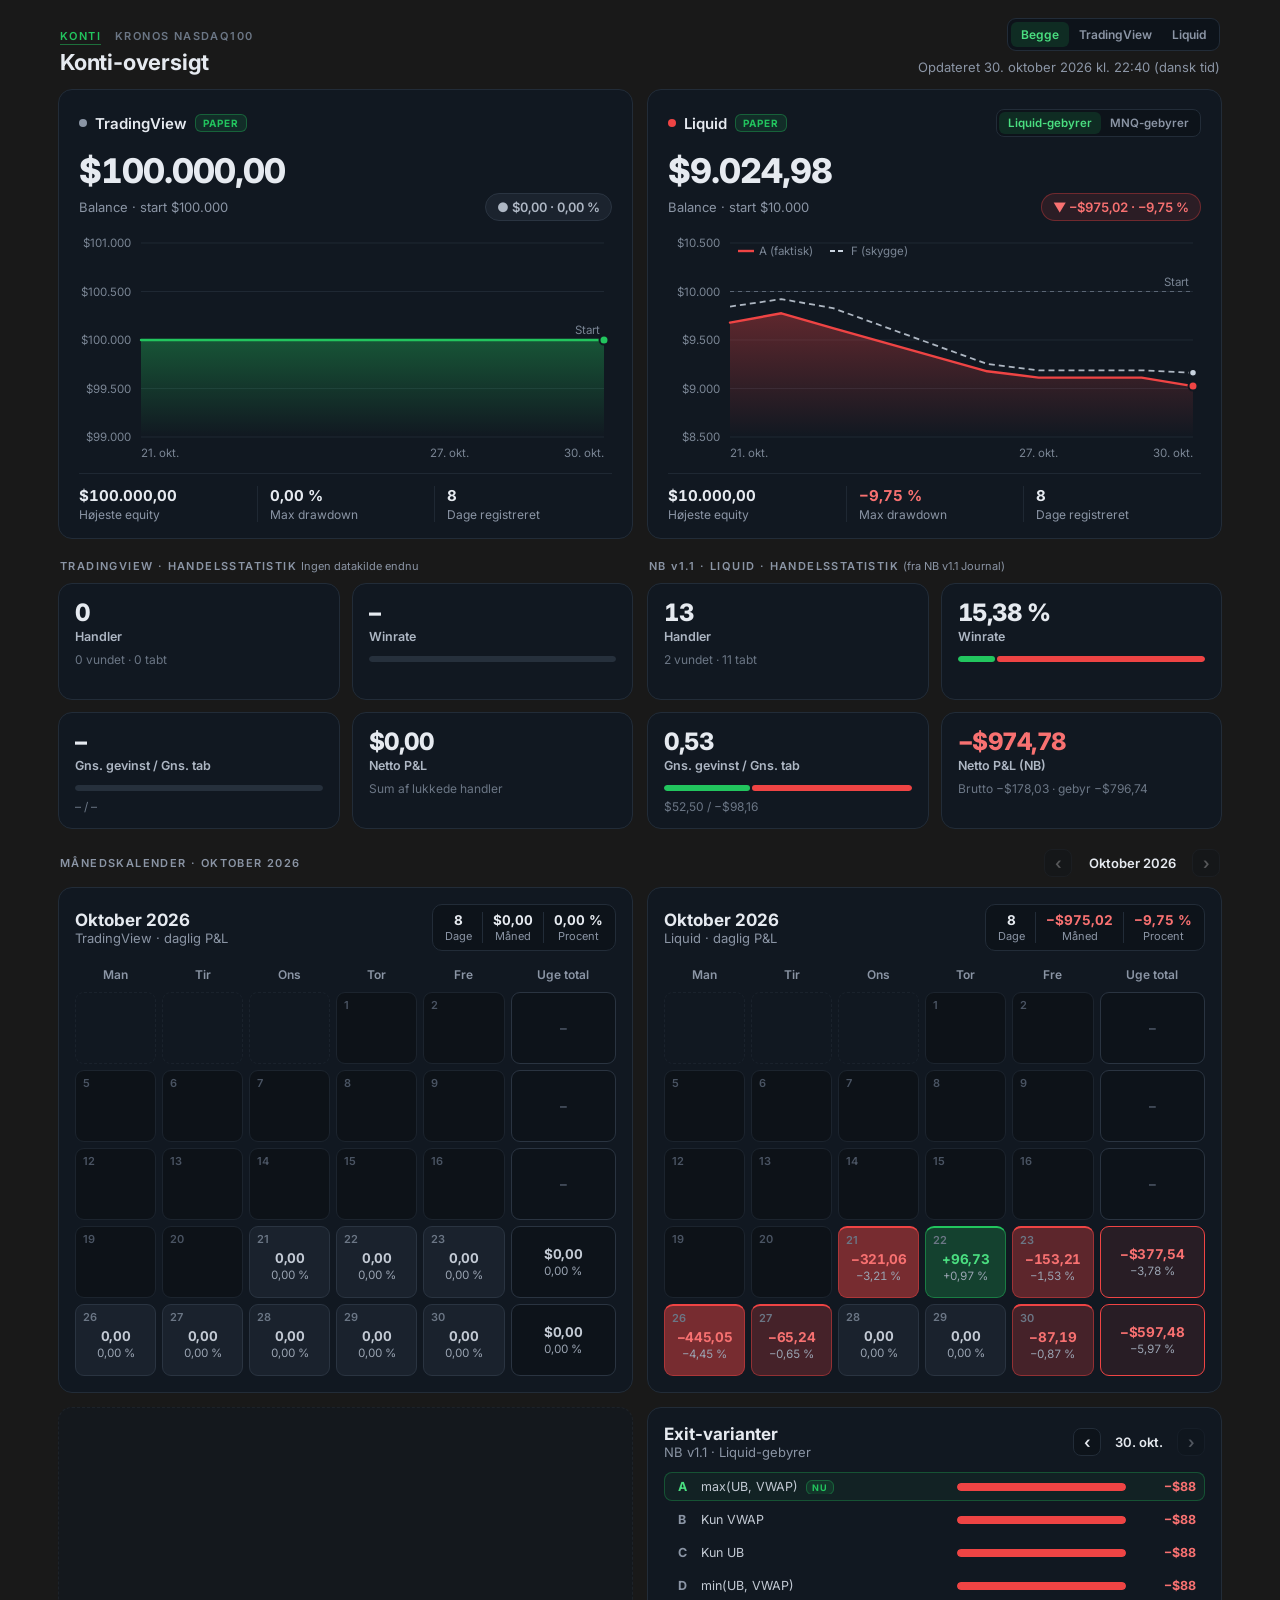
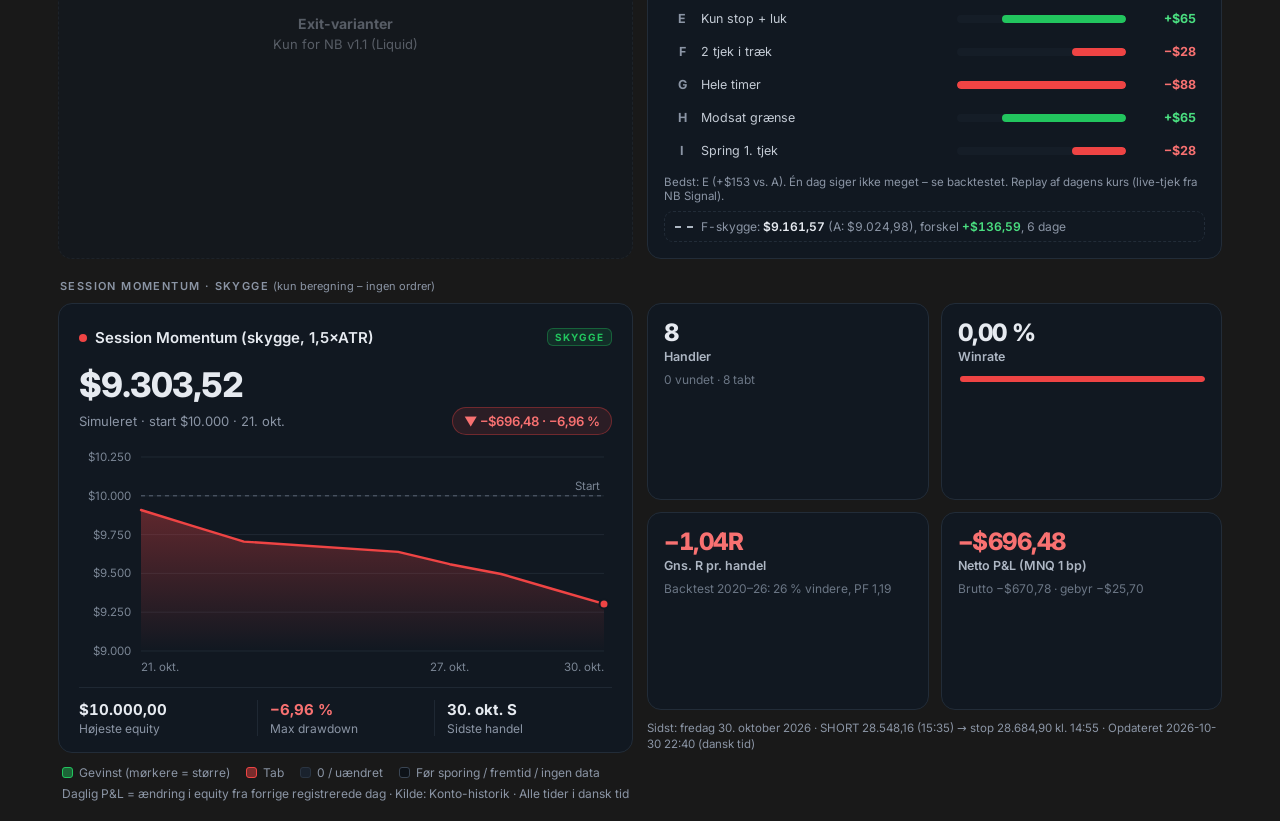
<file: index.html>
<!doctype html>
<html lang="da">
<head>
<meta charset="utf-8">
<meta name="viewport" content="width=device-width, initial-scale=1">
<meta name="robots" content="noindex">
<link rel="icon" href="data:,">
<title>Konti – Paper Trading</title>
<link rel="stylesheet" href="style.css?v=ce5235b860">
</head>
<body>
<header class="top">
  <div><nav class="tabs" aria-label="Sider"><a href="index.html" class="on" aria-current="page">Konti</a><a href="kronos.html">Kronos NASDAQ100</a></nav><h1>Konti-oversigt</h1></div>
  <div class="top-r">
    <div class="seg" id="acctToggle" role="tablist" aria-label="Vælg konto">
      <button data-v="both" class="on">Begge</button><button data-v="0">TradingView</button><button data-v="1">Liquid</button>
    </div>
    <div class="muted" id="updated">Indlæser…</div>
  </div>
</header>

<section class="row" id="acctRow"></section>

<section class="row statrow" id="statRow"></section>

<div class="calbar">
  <div class="seclabel" id="calLabel">MÅNEDSKALENDER</div>
  <div class="mnav">
    <button id="prevM" aria-label="Forrige måned">‹</button>
    <span id="mName">–</span>
    <button id="nextM" aria-label="Næste måned">›</button>
  </div>
</div>
<section class="row" id="calRow"></section>

<section class="row xrow" id="exitRow" hidden></section>

<div class="seclabel" id="smLabel" hidden>SESSION MOMENTUM · SKYGGE <span class="muted">(kun beregning – ingen ordrer)</span></div>
<section class="row smrow" id="smRow" hidden></section>

<div class="legend">
  <span><i class="lg-up"></i>Gevinst (mørkere = større)</span>
  <span><i class="lg-dn"></i>Tab</span>
  <span><i class="lg-zero"></i>0 / uændret</span>
  <span><i class="lg-pre"></i>Før sporing / fremtid / ingen data</span>
  <span class="full" id="feeLegend" hidden></span>
  <span class="full">Daglig P&amp;L = ændring i equity fra forrige registrerede dag · Kilde: Konto-historik · Alle tider i dansk tid</span>
</div>

<div id="tip" class="tip" hidden></div>
<script src="app.js?v=e6538c55f3"></script>
</body>
</html>
</file>
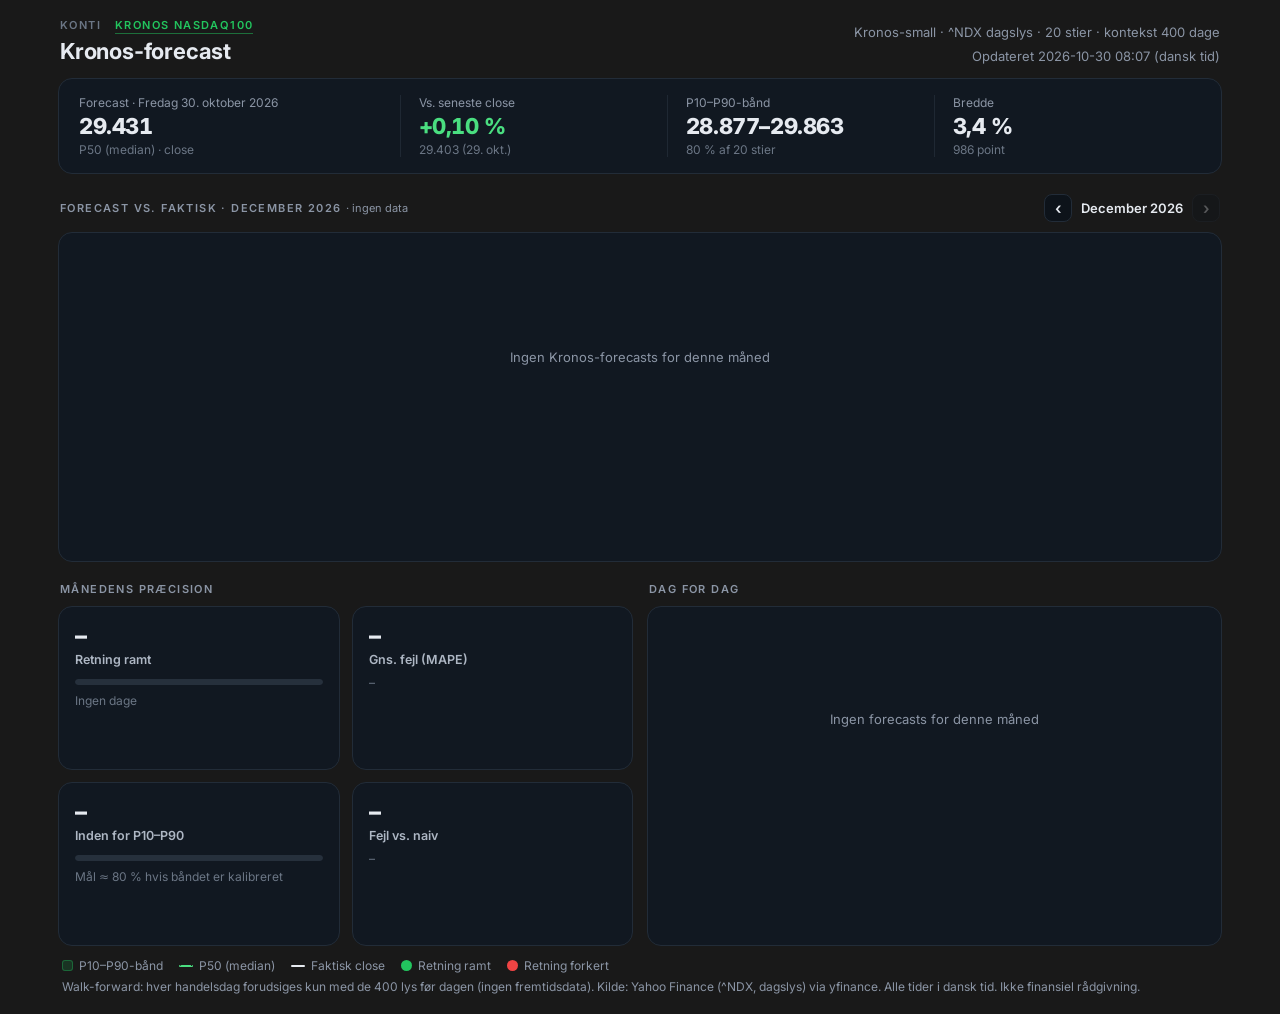
<file: kronos.html>
<!doctype html>
<html lang="da">
<head>
<meta charset="utf-8">
<meta name="viewport" content="width=device-width, initial-scale=1">
<meta name="robots" content="noindex">
<link rel="icon" href="data:,">
<title>Kronos – NASDAQ100</title>
<link rel="stylesheet" href="style.css?v=ef72b0fa5a">
<link rel="stylesheet" href="kronos.css?v=6c85f80a16">
</head>
<body>
<header class="top">
  <div>
    <nav class="tabs" aria-label="Sider"><a href="index.html">Konti</a><a href="kronos.html" class="on" aria-current="page">Kronos NASDAQ100</a></nav>
    <h1>Kronos-forecast</h1>
  </div>
  <div class="top-r">
    <div class="muted" id="kModel">Kronos-small · dagslys · P10–P90</div>
    <div class="muted" id="updated">Indlæser…</div>
  </div>
</header>

<section class="row single"><div class="panel knext" id="nextBox"></div></section>

<div class="calbar">
  <div class="seclabel" id="mLabel">MÅNED</div>
  <div class="mnav">
    <button id="prevM" aria-label="Forrige måned">‹</button>
    <span id="mName">–</span>
    <button id="nextM" aria-label="Næste måned">›</button>
  </div>
</div>

<section class="row single"><div class="panel kchartp" id="chartBox"><div class="kchart"></div></div></section>

<section class="row krow" id="kRow">
  <div class="statcol"><div class="seclabel">MÅNEDENS PRÆCISION</div><div class="tiles2" id="kTiles"></div></div>
  <div class="statcol"><div class="seclabel">DAG FOR DAG</div><div class="panel klist" id="kList"></div></div>
</section>

<div class="legend">
  <span><i class="lg-band"></i>P10–P90-bånd</span>
  <span><i class="lg-med"></i>P50 (median)</span>
  <span><i class="lg-act"></i>Faktisk close</span>
  <span><i class="lg-hit"></i>Retning ramt</span>
  <span><i class="lg-miss"></i>Retning forkert</span>
  <span class="full" id="kMethod"></span>
</div>

<div id="tip" class="tip" hidden></div>
<script src="kronos.js?v=646db167ae"></script>
</body>
</html>
</file>
<file: style.css>
@font-face{font-family:"InterSite";src:url("fonts/inter-var.woff2") format("woff2");font-weight:100 900;font-display:swap}
*{box-sizing:border-box;margin:0;padding:0}
:root{--bg:#191919;--panel:#111821;--line:#222C38;--grid:#1F2833;--txt:#E6EAF0;--mut:#8B95A5;--dim:#6B7685;
--g:#22C55E;--gl:#4ADE80;--r:#EF4444;--rl:#F87171}
html,body{background:var(--bg);color:var(--txt)}
body{font-family:"InterSite",Inter,"DM Sans",system-ui,-apple-system,"Segoe UI",Roboto,sans-serif;padding:18px 18px 20px;-webkit-font-smoothing:antialiased;max-width:1200px;margin:0 auto}
button{font:inherit;color:inherit;background:none;border:0;cursor:pointer}
.muted{color:var(--mut);font-size:13px}
.top{display:flex;justify-content:space-between;align-items:flex-end;gap:12px;margin:0 2px 14px;flex-wrap:wrap}
.kicker{font-size:11px;letter-spacing:1.6px;color:var(--g);font-weight:600;margin-bottom:4px}
h1{font-size:22px;font-weight:700;letter-spacing:-.2px}
.top-r{display:flex;flex-direction:column;align-items:flex-end;gap:8px}
.seg{display:flex;background:#0D131A;border:1px solid var(--line);border-radius:9px;padding:3px}
.seg button{font-size:12px;font-weight:600;color:var(--mut);padding:5px 10px;border-radius:6px}
.seg button.on{background:rgba(34,197,94,.14);color:var(--gl)}
.seg button:hover:not(.on){color:var(--txt)}
.phead{min-height:30px}
.feeseg{padding:2px;border-radius:8px;flex-shrink:0}
.feeseg button{font-size:11.5px;padding:4px 9px;white-space:nowrap}
.feeseg button:disabled{opacity:.35;cursor:default}
.legend [hidden]{display:none}
.panel{background:var(--panel);border:1px solid var(--line);border-radius:14px}
.row{display:grid;grid-template-columns:1fr 1fr;gap:14px;align-items:stretch}
.row.single{grid-template-columns:1fr}
.acct{padding:18px 20px 16px;display:flex;flex-direction:column;min-width:0}
.phead{display:flex;justify-content:space-between;align-items:center;gap:8px}
.pname{font-weight:600;font-size:15px;display:flex;align-items:center;gap:8px}
.badge{font-size:10px;font-weight:700;letter-spacing:1px;color:var(--g);background:rgba(34,197,94,.12);border:1px solid rgba(34,197,94,.35);padding:2px 7px;border-radius:6px}
.dot{width:8px;height:8px;border-radius:50%;background:var(--mut)}.dot.pos{background:var(--g)}.dot.neg{background:var(--r)}
.big{font-size:34px;font-weight:800;letter-spacing:-1px;margin-top:12px;font-variant-numeric:tabular-nums;white-space:nowrap}
.rowsb{display:flex;justify-content:space-between;align-items:center;gap:8px;margin-top:2px;flex-wrap:wrap}
.pill{font-size:13px;font-weight:600;padding:5px 11px;border-radius:999px;font-variant-numeric:tabular-nums;white-space:nowrap}
.pill.flat{color:#AEB7C4;background:#1B232E;border:1px solid #2A3441}
.pill.pos{color:var(--gl);background:rgba(34,197,94,.12);border:1px solid rgba(34,197,94,.35)}
.pill.neg{color:var(--rl);background:rgba(239,68,68,.12);border:1px solid rgba(239,68,68,.35)}
.chart{margin-top:12px;height:230px;position:relative}
.chart svg{display:block;width:100%;height:100%;overflow:visible}
.ax{fill:#7A8594;font-size:11.5px;font-family:inherit}
.mini{display:grid;grid-template-columns:repeat(3,1fr);border-top:1px solid var(--grid);padding-top:12px;margin-top:10px}
.mini>div+div{border-left:1px solid var(--grid);padding-left:12px}
.mv{font-size:15px;font-weight:700;font-variant-numeric:tabular-nums;white-space:nowrap}.ml{font-size:12px;color:var(--mut);margin-top:2px}
.pos{color:var(--gl)}.neg{color:var(--rl)}
.seclabel{font-size:11px;letter-spacing:1.4px;color:var(--mut);font-weight:600;margin:20px 2px 10px}
.seclabel .muted{letter-spacing:0;font-weight:400;font-size:11px}
.statrow{margin-top:20px}
.statcol{display:flex;flex-direction:column;min-width:0}
.statcol .seclabel{margin:0 2px 10px;white-space:nowrap;overflow:hidden;text-overflow:ellipsis}
.tiles2{display:grid;grid-template-columns:1fr 1fr;grid-auto-rows:1fr;gap:12px;flex:1}
.tile{padding:14px 16px;min-height:116px}
.tv{font-size:24px;font-weight:800;letter-spacing:-.5px;font-variant-numeric:tabular-nums}.tl{font-size:12.5px;color:#AEB7C4;font-weight:600;margin-top:2px}
.sub{font-size:12px;color:var(--dim);margin-top:8px}
.bar{display:flex;height:6px;border-radius:4px;overflow:hidden;margin-top:12px;gap:2px}
.bar span{display:block;height:100%;border-radius:4px}.bg{background:var(--g)}.br{background:var(--r)}.bn{background:#26303C;width:100%}
.calbar{display:flex;justify-content:space-between;align-items:center;margin:20px 2px 10px}
.calbar .seclabel{margin:0}
.mnav{display:flex;align-items:center;gap:6px;font-size:13px;font-weight:600}
.mnav button{width:28px;height:28px;border-radius:8px;border:1px solid var(--line);background:#0D131A;font-size:16px;line-height:1;color:var(--txt)}
.mnav button:disabled{opacity:.3;cursor:default}
.mnav button:not(:disabled):hover{border-color:var(--g);color:var(--gl)}
#mName{min-width:108px;text-align:center}
.cal{padding:16px;min-width:0}
.ctitle{font-size:17px;font-weight:700}
.chips{display:flex;background:#0D131A;border:1px solid var(--line);border-radius:10px;padding:7px 2px}
.chips>div{padding:0 10px;text-align:center}.chips>div+div{border-left:1px solid var(--line)}
.chv{font-size:13.5px;font-weight:700;font-variant-numeric:tabular-nums;white-space:nowrap}.chl{font-size:11px;color:var(--mut);margin-top:1px}
.grid{display:grid;grid-template-columns:repeat(5,minmax(0,1fr)) minmax(0,1.3fr);gap:6px;margin-top:14px}
.ch{font-size:12px;color:var(--mut);font-weight:600;text-align:center;padding:2px 0 4px}
.cell{height:72px;border-radius:9px;position:relative;display:flex;flex-direction:column;align-items:center;justify-content:center;background:#151D27;border:1px solid #1E2733;transition:transform .08s,border-color .08s}
.cell .d{position:absolute;top:5px;left:7px;font-size:11px;color:var(--dim);font-weight:600}
.cell.out{background:transparent;border:1px dashed #1A222C}
.cell.fut,.cell.pre,.cell.nodata{background:#0D1218;border-color:#1C242E}
.cell.pre .d,.cell.fut .d{color:#4A5463}
.cell.zero{background:#1A222D;border-color:#2A3441}
.cell.up{border-color:rgba(34,197,94,.45);border-top:2px solid var(--g)}
.cell.dn{border-color:rgba(239,68,68,.45);border-top:2px solid var(--r)}
.cell[data-tip]:hover{border-color:#3A4553;cursor:default}
.cell.up[data-tip]:hover{border-color:var(--g)}.cell.dn[data-tip]:hover{border-color:var(--r)}
.cv{font-size:13.5px;font-weight:700;letter-spacing:-.3px;font-variant-numeric:tabular-nums;margin-top:8px;white-space:nowrap}
.cp{font-size:11.5px;color:#9AA4B2;margin-top:2px;font-variant-numeric:tabular-nums;white-space:nowrap}
.cell.zero .cv{color:#C3CAD4}.cell.up .cv{color:var(--gl)}.cell.dn .cv{color:var(--rl)}
.cell.tot{background:#0D131A;border:1px solid #2A3441}.cell.tot .cv{margin-top:0}
.cell.tot.pos{border-color:var(--g);background:rgba(34,197,94,.10)}.cell.tot.neg{border-color:var(--r);background:rgba(239,68,68,.10)}
.cell.tot.flat .cv{color:#C3CAD4}.cv.dim{color:#4A5463}
.legend{display:flex;gap:6px 16px;align-items:center;margin:12px 4px 0;font-size:12px;color:var(--mut);flex-wrap:wrap}
.legend i{display:inline-block;width:11px;height:11px;border-radius:3px;margin-right:6px;vertical-align:-1px}
.legend .full{flex-basis:100%}
.lg-up{background:rgba(34,197,94,.45);border:1px solid var(--g)}.lg-dn{background:rgba(239,68,68,.45);border:1px solid var(--r)}
.lg-zero{background:#1A222D;border:1px solid #2A3441}.lg-pre{background:#0D1218;border:1px solid #3A4553}
.tip{position:fixed;z-index:10;pointer-events:none;background:#0B1016;border:1px solid #2E3946;border-radius:9px;padding:8px 10px;font-size:12px;line-height:1.45;box-shadow:0 8px 24px rgba(0,0,0,.45);white-space:nowrap}
.tip b{font-size:13px}.tip .m{color:var(--mut)}
.err{padding:20px;color:var(--rl)}
.rnote{margin:14px 4px 0;font-size:11.5px;color:var(--dim)}
/* smal iframe: stak panelerne */
@media (max-width:640px){
  body{padding:12px 10px 16px}
  .row{grid-template-columns:1fr}
  .tiles2{gap:10px}
  .statrow{gap:20px}
  .top{align-items:flex-start}.top-r{align-items:flex-start}
  .big{font-size:30px}
  .acct .phead{flex-wrap:wrap;row-gap:8px}
  .feeseg button{font-size:11px;padding:4px 7px}
  .cell{height:60px}.cv{font-size:12.5px}.cp{font-size:10.5px}
}
@media (max-width:380px){.cv{font-size:11px}.cp{display:none}.chips>div{padding:0 6px}}
/* sidefaner (Konti | Kronos) – samme højde som den tidligere kicker */
.tabs{display:flex;gap:14px;margin-bottom:4px;font-size:11px;letter-spacing:1.4px;font-weight:600;text-transform:uppercase;line-height:15px}
.tabs a{color:var(--dim);text-decoration:none;border-bottom:1px solid transparent}
.tabs a.on{color:var(--g);border-bottom-color:rgba(34,197,94,.5)}
.tabs a:not(.on):hover{color:var(--txt)}
/* exit-varianter (egen boks under Liquid-kolonnen) */
.row[hidden]{display:none}
.xrow{margin-top:14px}
.xbox{display:flex;flex-direction:column}
.xph{display:flex;flex-direction:column;justify-content:center;align-items:center;gap:4px;text-align:center;opacity:.55;border-style:dashed}
.xph .ctitle{font-size:14px;color:var(--mut)}
.xdate{min-width:64px;text-align:center}
.xlist{margin-top:12px;display:flex;flex-direction:column;gap:4px}
.xr{display:grid;grid-template-columns:18px minmax(0,1.45fr) minmax(0,1fr) 60px;align-items:center;gap:10px;padding:6px 8px;border-radius:8px;border:1px solid transparent;font-size:12.5px}
.xr:hover{background:#141C26}
.xr.now{background:rgba(34,197,94,.06);border-color:rgba(34,197,94,.30)}
.xl{font-weight:700;color:var(--mut);text-align:center}.xr.now .xl{color:var(--gl)}
.xn{white-space:nowrap;overflow:hidden;text-overflow:ellipsis;color:#C3CAD4}
.xn .badge{font-size:9px;padding:1px 5px;margin-left:4px}
.xb{height:8px;background:#151D27;border-radius:4px;overflow:hidden;display:flex;justify-content:flex-end}
.xb i{display:block;height:100%;border-radius:4px}
.xv{text-align:right;font-weight:700;font-variant-numeric:tabular-nums;white-space:nowrap}
.xfoot{margin-top:auto;padding-top:10px;font-size:11.5px}
.xempty{padding:24px 4px 8px;font-size:12.5px}
.cell.hasx{cursor:pointer}
@media (max-width:640px){.xph{display:none}.xr{grid-template-columns:16px minmax(0,1.4fr) minmax(0,.8fr) 58px;gap:8px;padding:6px}}
.fsk{display:flex;align-items:center;gap:8px;margin-top:8px;padding:7px 10px;border:1px dashed var(--line);border-radius:9px;font-size:12px;color:var(--mut);font-variant-numeric:tabular-nums;cursor:default}
.fsk i{flex:0 0 18px;height:0;border-top:2px dashed #C9D3DF;opacity:.85}
.fsk b{color:var(--txt);font-weight:600}.fsk b.pos{color:var(--gl)}.fsk b.neg{color:var(--rl)}
/* Session Momentum-skygge (egen række, samme bredde/højde som konto-rækken) */
.smrow{margin-top:0}
#smLabel[hidden]{display:none}
.smacct .pname{min-width:0;white-space:nowrap;overflow:hidden;text-overflow:ellipsis;display:block}
.smacct .pname .dot{display:inline-block;margin-right:8px;vertical-align:1px}
.smstat{cursor:default}
.smstat .tiles2{flex:1}
.smnote{margin-top:10px;font-size:11.5px;line-height:1.45}
</file>
<file: kronos.css>
/* Kronos-side – bygger på style.css */
.knext{padding:16px 20px;display:grid;grid-template-columns:1.2fr 1fr 1fr 1fr;gap:0;align-items:center}
.knext>div{min-width:0}
.knext>div+div{border-left:1px solid var(--grid);padding-left:18px}
.knext .kl{font-size:12px;color:var(--mut)}
.knext .kv{font-size:22px;font-weight:800;letter-spacing:-.4px;font-variant-numeric:tabular-nums;white-space:nowrap;margin-top:3px}
.knext .ks{font-size:12px;color:var(--dim);margin-top:3px;white-space:nowrap;overflow:hidden;text-overflow:ellipsis}
.kchartp{padding:16px 18px 12px}
.kchart{height:300px;position:relative}
.kchart svg{display:block;width:100%;height:100%;overflow:visible}
.kchart .empty,.klist .empty{padding:100px 0;text-align:center}
.krow{margin-top:20px}
.krow .tiles2{height:340px}
.klist{height:340px;overflow:auto;-webkit-overflow-scrolling:touch;padding:4px 0}
.ktab{width:100%;border-collapse:collapse;font-size:12px;font-variant-numeric:tabular-nums}
.ktab th{position:sticky;top:0;background:var(--panel);color:var(--mut);font-weight:600;font-size:11.5px;text-align:right;padding:8px 9px;border-bottom:1px solid var(--grid);white-space:nowrap}
.ktab td{text-align:right;padding:7px 9px;border-bottom:1px solid #18202A;white-space:nowrap}
.ktab th:first-child,.ktab td:first-child{text-align:left}
.ktab tr:last-child td{border-bottom:0}
.ktab tbody tr:hover td{background:#141C26}
.ok{color:var(--gl)}.no{color:var(--rl)}.na{color:var(--dim)}
.lg-band{background:rgba(34,197,94,.16);border:1px solid rgba(34,197,94,.35)}
.lg-med{background:transparent;border-top:2px dashed var(--gl)!important;border:0;height:0!important;width:14px!important;vertical-align:3px!important}
.lg-act{background:#E6EAF0;height:2px!important;width:14px!important;vertical-align:3px!important;border-radius:1px!important}
.lg-hit{background:var(--g);border-radius:50%!important}.lg-miss{background:var(--r);border-radius:50%!important}
@media (max-width:640px){
  .knext{grid-template-columns:1fr 1fr;row-gap:14px;padding:14px 16px}
  .knext>div:nth-child(3){border-left:0;padding-left:0}
  .kchart{height:240px}
  .krow{gap:20px}
  .krow .tiles2{height:auto}
  .klist{height:360px}
  .ktab th,.ktab td{padding:7px 8px}
  .ktab .hm{display:none}
}
</file>
